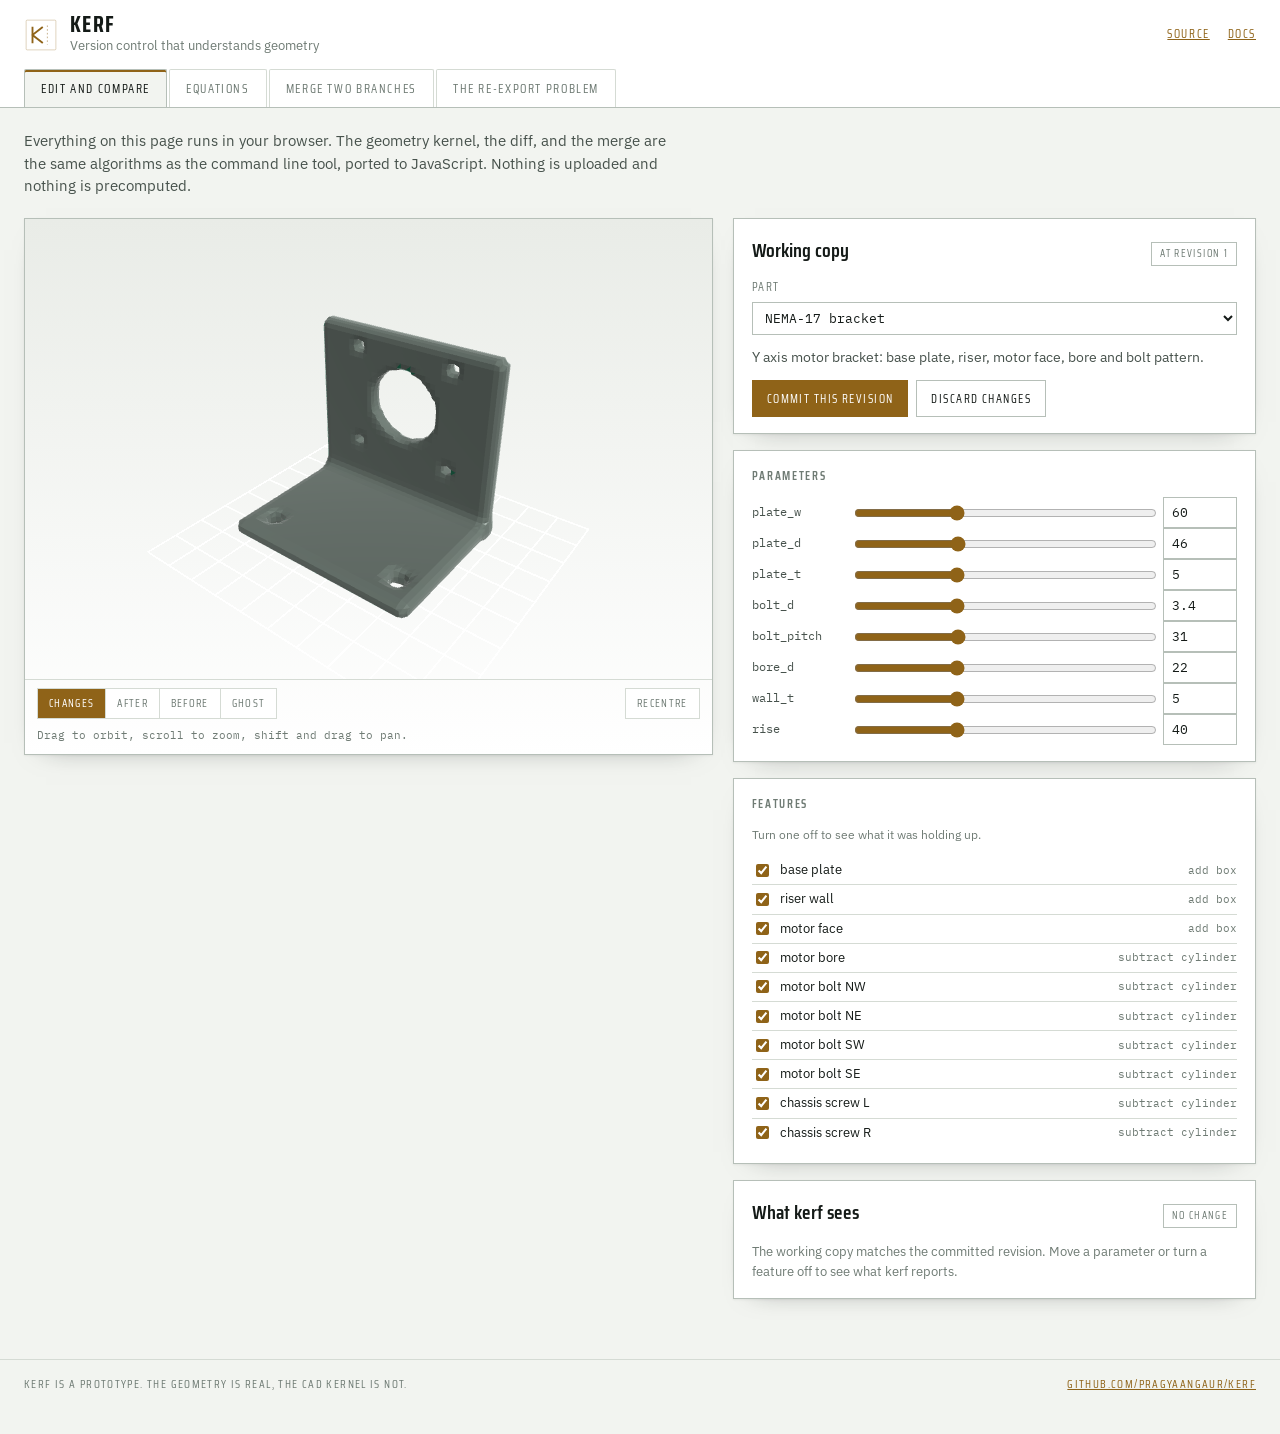
<file: index.html>
<!doctype html>
<html lang="en">
<head>
<meta charset="utf-8">
<meta name="viewport" content="width=device-width, initial-scale=1">
<title>Kerf</title>
<meta name="description" content="Version control that understands geometry.">
<link rel="canonical" href="https://pragyaangaur.github.io/Kerf/web/">
<meta http-equiv="refresh" content="0; url=web/">
<style>
  body {
    margin: 0; min-height: 100vh; display: grid; place-items: center;
    background: #f2f4f0; color: #141a17;
    font-family: "IBM Plex Sans", system-ui, -apple-system, sans-serif;
  }
  @media (prefers-color-scheme: dark) { body { background: #101311; color: #e8ede9; } }
  a { color: #8f6318; }
  @media (prefers-color-scheme: dark) { a { color: #d7a94f; } }
  p { text-align: center; padding: 24px; }
</style>
</head>
<body>
<p>Opening the <a href="web/">Kerf playground</a>.</p>
<script>window.location.replace('web/');</script>
</body>
</html>
</file>
<file: web/styles.css>
/* Kerf playground.
   The palette is graphite with a brass accent, and the semantic colours for
   added and removed material are kept separate from the accent so they never
   compete for the same meaning. */

:root {
  --ground: #f2f4f0;
  --surface: #ffffff;
  --surface-2: #e9ece7;
  --ink: #141a17;
  --ink-2: #47524c;
  --muted: #6f7b74;
  --rule: #d5dbd4;
  --rule-strong: #b6bfb8;
  --accent: #8f6318;
  --accent-soft: #f0e2c6;
  --added: #1c7f59;
  --added-soft: #d9ece3;
  --removed: #b73f2f;
  --removed-soft: #f3ded9;
  --display: "Saira Condensed", "Arial Narrow", sans-serif;
  --body: "IBM Plex Sans", system-ui, -apple-system, sans-serif;
  --mono: "IBM Plex Mono", ui-monospace, "SF Mono", Menlo, monospace;
  --shadow: 0 1px 2px rgba(20, 26, 23, .06), 0 10px 28px -22px rgba(20, 26, 23, .55);
}

@media (prefers-color-scheme: dark) {
  :root {
    --ground: #101311;
    --surface: #181c19;
    --surface-2: #1f2521;
    --ink: #e8ede9;
    --ink-2: #b3bdb6;
    --muted: #8b968e;
    --rule: #2b332d;
    --rule-strong: #3c453e;
    --accent: #d7a94f;
    --accent-soft: #362c17;
    --added: #45bd8c;
    --added-soft: #17342a;
    --removed: #e0705a;
    --removed-soft: #3a221d;
    --shadow: 0 1px 2px rgba(0, 0, 0, .5), 0 14px 34px -26px rgba(0, 0, 0, .9);
  }
}

* { box-sizing: border-box; }

body {
  margin: 0;
  background: var(--ground);
  color: var(--ink);
  font-family: var(--body);
  font-size: 15px;
  line-height: 1.55;
  -webkit-font-smoothing: antialiased;
}

h1, h2, h3 { font-family: var(--display); margin: 0; text-wrap: balance; }
h2 { font-size: 20px; font-weight: 600; }
h3 {
  font-size: 12px; font-weight: 600; text-transform: uppercase;
  letter-spacing: .14em; color: var(--muted);
}
p { margin: 0; }
a { color: var(--accent); }
.mono { font-family: var(--mono); font-variant-numeric: tabular-nums; }

/* masthead ---------------------------------------------------------- */
.masthead {
  border-bottom: 1px solid var(--rule-strong);
  background: var(--surface);
  position: sticky;
  top: 0;
  z-index: 10;
}
.masthead-inner {
  max-width: 1320px; margin: 0 auto; padding: 14px 24px;
  display: flex; align-items: center; justify-content: space-between; gap: 20px;
}
.brand { display: flex; align-items: center; gap: 12px; }
.brand-mark { color: var(--accent); flex: none; }
.brand-name {
  font-family: var(--display); font-size: 22px; font-weight: 700;
  text-transform: uppercase; letter-spacing: .06em; line-height: 1;
}
.brand-line { font-size: 12.5px; color: var(--muted); }
.masthead-links {
  display: flex; gap: 18px; font-family: var(--display); font-size: 12px;
  text-transform: uppercase; letter-spacing: .13em;
}
.tabs {
  max-width: 1320px; margin: 0 auto; padding: 0 24px;
  display: flex; gap: 2px; flex-wrap: wrap;
}
.tabs button {
  font-family: var(--display); font-size: 12.5px; text-transform: uppercase;
  letter-spacing: .13em; padding: 9px 16px; border: 1px solid var(--rule);
  border-bottom: 0; background: transparent; color: var(--muted);
  cursor: pointer; border-radius: 2px 2px 0 0;
}
.tabs button[aria-selected="true"] {
  background: var(--ground); color: var(--ink); border-color: var(--rule-strong);
  box-shadow: inset 0 2px 0 var(--accent);
}

/* layout ------------------------------------------------------------ */
main { max-width: 1320px; margin: 0 auto; padding: 22px 24px 60px; }
.intro { color: var(--ink-2); max-width: 72ch; margin-bottom: 20px; font-size: 14.5px; }
.panel {
  display: grid; grid-template-columns: minmax(0, 1.25fr) minmax(340px, 0.95fr);
  gap: 20px; align-items: start;
}
@media (max-width: 1000px) { .panel { grid-template-columns: 1fr; } }
/* A display value on the class outranks the hidden attribute, so say it here. */
.panel[hidden] { display: none; }

.stage {
  background: linear-gradient(180deg, var(--surface-2), var(--surface));
  border: 1px solid var(--rule-strong); box-shadow: var(--shadow);
  display: flex; flex-direction: column; position: sticky; top: 118px;
}
@media (max-width: 1000px) { .stage { position: static; } }
.viewer-slot { flex: 1; min-height: 460px; display: flex; }
.viewer-slot canvas {
  flex: 1; width: 100%; min-height: 460px; display: block;
  cursor: grab; touch-action: none;
}
.viewer-slot canvas.grabbing { cursor: grabbing; }
.stage-bar {
  display: flex; justify-content: space-between; align-items: center; gap: 10px;
  padding: 8px 12px; border-top: 1px solid var(--rule); flex-wrap: wrap;
}
.modes { display: flex; gap: 1px; background: var(--rule); border: 1px solid var(--rule); }
.modes button, .ghost-btn {
  font-family: var(--display); font-size: 11px; text-transform: uppercase;
  letter-spacing: .12em; padding: 6px 11px; border: 0;
  background: var(--surface); color: var(--muted); cursor: pointer;
}
.modes button[aria-pressed="true"] { background: var(--accent); color: var(--surface); }
@media (prefers-color-scheme: dark) {
  .modes button[aria-pressed="true"] { color: #14170f; }
}
.ghost-btn { border: 1px solid var(--rule); }
.modes button:hover, .ghost-btn:hover { color: var(--ink); }
.hint { font-family: var(--mono); font-size: 11px; color: var(--muted); padding: 0 12px 10px; }

.side { display: flex; flex-direction: column; gap: 16px; min-width: 0; }
.block {
  background: var(--surface); border: 1px solid var(--rule-strong);
  padding: 16px 18px; display: flex; flex-direction: column; gap: 12px;
  box-shadow: var(--shadow);
}
.block-head { display: flex; align-items: baseline; justify-content: space-between; gap: 12px; }
.badge {
  font-family: var(--display); font-size: 10.5px; text-transform: uppercase;
  letter-spacing: .13em; padding: 3px 8px; border: 1px solid var(--rule-strong);
  color: var(--muted); white-space: nowrap;
}
.badge.is-changed { color: var(--accent); border-color: var(--accent); background: var(--accent-soft); }
.badge.is-clean { color: var(--added); border-color: var(--added); background: var(--added-soft); }
.badge.is-conflict { color: var(--removed); border-color: var(--removed); background: var(--removed-soft); }
.summary { font-size: 13.5px; color: var(--ink-2); }
.note-line { font-size: 12px; color: var(--muted); }

/* form pieces -------------------------------------------------------- */
.field { display: flex; flex-direction: column; gap: 5px; font-size: 12px; color: var(--muted); }
.field span { font-family: var(--display); text-transform: uppercase; letter-spacing: .13em; }
select, input[type="number"] {
  font-family: var(--mono); font-size: 13px; padding: 6px 8px;
  border: 1px solid var(--rule-strong); background: var(--surface); color: var(--ink);
}
.check { display: flex; align-items: center; gap: 8px; font-size: 13px; color: var(--ink-2); }
.actions { display: flex; gap: 8px; flex-wrap: wrap; }
.actions button {
  font-family: var(--display); font-size: 12px; text-transform: uppercase;
  letter-spacing: .12em; padding: 8px 14px; border: 1px solid var(--rule-strong);
  background: var(--surface); color: var(--ink); cursor: pointer;
}
.actions button.primary { background: var(--accent); border-color: var(--accent); color: var(--surface); }
@media (prefers-color-scheme: dark) {
  .actions button.primary { color: #14170f; }
}
.actions button:disabled { opacity: .45; cursor: default; }
button:focus-visible, select:focus-visible, input:focus-visible, a:focus-visible {
  outline: 2px solid var(--accent); outline-offset: 2px;
}

.control { display: grid; grid-template-columns: 92px 1fr 74px; gap: 8px; align-items: center; }
.control-label { font-family: var(--mono); font-size: 12px; color: var(--ink-2); overflow-wrap: anywhere; }
.control-range { width: 100%; accent-color: var(--accent); }
.control-number { width: 100%; }
.control-expression { grid-column: 2 / span 2; font-size: 12px; color: var(--muted); }

.feature-row {
  display: grid; grid-template-columns: auto 1fr auto; gap: 8px;
  align-items: center; padding: 4px 0; border-bottom: 1px solid var(--rule);
}
.feature-row:last-child { border-bottom: 0; }
.feature-row.is-off .feature-label { color: var(--muted); text-decoration: line-through; }
.feature-label { font-size: 13px; }
.feature-kind { font-size: 11px; color: var(--muted); }
input[type="checkbox"] { accent-color: var(--accent); }

/* equations ---------------------------------------------------------- */
.equation-row {
  display: grid; grid-template-columns: 96px 1fr 62px; gap: 8px 10px;
  align-items: center; padding: 6px 0; border-bottom: 1px solid var(--rule);
}
.equation-row:last-child { border-bottom: 0; }
.equation-name { font-size: 12.5px; color: var(--ink-2); overflow-wrap: anywhere; }
.equation-input {
  font-family: var(--mono); font-size: 12.5px; padding: 5px 7px; width: 100%;
  border: 1px solid var(--rule-strong); background: var(--surface); color: var(--ink);
}
.equation-input.is-broken { border-color: var(--removed); color: var(--removed); }
.equation-value { font-size: 12.5px; color: var(--muted); text-align: right; }
.equation-drives {
  grid-column: 2 / span 2; font-size: 11.5px; color: var(--muted); margin-top: -2px;
}
.issue {
  display: flex; gap: 8px; flex-wrap: wrap; padding: 7px 10px; margin-top: 6px;
  border-left: 3px solid var(--removed); background: var(--removed-soft);
}
.issue-warning { border-left-color: var(--accent); background: var(--accent-soft); }
.issue-where { font-size: 12px; color: var(--ink); }
.issue-message { font-size: 12.5px; color: var(--ink-2); }
.ok-note { font-size: 12.5px; color: var(--added); }

.sweep-controls { display: flex; flex-wrap: wrap; gap: 8px; align-items: flex-end; }
.sweep-controls .field { flex: 1 1 104px; min-width: 0; }
.sweep-controls button {
  flex: 0 0 auto; padding: 7px 16px; font-family: var(--display); font-size: 12px;
  text-transform: uppercase; letter-spacing: .12em; border: 1px solid var(--accent);
  background: var(--accent); color: var(--surface); cursor: pointer;
}
@media (prefers-color-scheme: dark) { .sweep-controls button { color: #14170f; } }
#sweep-chart { overflow-x: auto; }
.chart { width: 100%; height: auto; display: block; }
.chart-axis { stroke: var(--rule-strong); stroke-width: 1; }
.chart-bar { fill: var(--muted); opacity: .75; }
.chart-bar.is-warn { fill: var(--accent); opacity: .9; }
.chart-bar.is-fail { fill: var(--removed); opacity: .55; }
.chart-fail-mark { fill: var(--removed); font-size: 13px; font-family: var(--mono); }
.chart-label { fill: var(--muted); font-size: 10px; font-family: var(--mono); }
.chart-hit { fill: transparent; cursor: crosshair; }
.chart-hit:hover ~ .chart-bar, .chart-hit:focus { outline: none; }
.sweep-note { font-size: 12.5px; color: var(--muted); }
.sweep-note.is-good { color: var(--added); }
.sweep-note.is-warn { color: var(--accent); }
.sweep-note.is-bad { color: var(--removed); }

/* diff readout ------------------------------------------------------- */
.block-diff { gap: 14px; }
#diff-body, #merge-body, #reexport-body {
  display: flex; flex-direction: column; gap: 18px;
}
.readout { display: flex; flex-direction: column; gap: 6px; }
.readout h3 { margin-bottom: 2px; }
.line { display: flex; gap: 8px; align-items: baseline; font-size: 13px; flex-wrap: wrap; }
.line .key { font-family: var(--mono); color: var(--ink); }
.line .change { font-family: var(--mono); color: var(--ink-2); }
.chip { font-family: var(--mono); font-size: 11px; padding: 1px 6px; border-radius: 2px; }
.chip-up { background: var(--added-soft); color: var(--added); }
.chip-down { background: var(--removed-soft); color: var(--removed); }
.chip-new { background: var(--added-soft); color: var(--added); }
.chip-gone { background: var(--removed-soft); color: var(--removed); }
.impact { font-size: 11.5px; color: var(--muted); padding-left: 2px; }
.feat {
  display: grid; grid-template-columns: 3px 1fr; gap: 10px;
  padding: 7px 0; border-bottom: 1px solid var(--rule);
}
.feat:last-child { border-bottom: 0; }
.feat-mark { background: var(--rule-strong); border-radius: 2px; }
.feat-added .feat-mark { background: var(--added); }
.feat-removed .feat-mark { background: var(--removed); }
.feat-modified .feat-mark { background: var(--accent); }
.feat-name { font-weight: 600; font-size: 13.5px; }
.feat-status {
  font-family: var(--display); font-size: 10px; text-transform: uppercase;
  letter-spacing: .13em; color: var(--muted); margin-left: 6px;
}
.feat-added .feat-status { color: var(--added); }
.feat-removed .feat-status { color: var(--removed); }
.feat-modified .feat-status { color: var(--accent); }
.feat-fields { font-family: var(--mono); font-size: 12px; color: var(--ink-2); }

.vbar { display: flex; height: 10px; background: var(--surface-2); border: 1px solid var(--rule); overflow: hidden; }
.vbar span { display: block; height: 100%; }
.vbar-kept { background: var(--muted); opacity: .55; }
.vbar-add { background: var(--added); }
.vbar-rem { background: var(--removed); }
.vbar-key { font-size: 12px; color: var(--muted); display: flex; flex-wrap: wrap; gap: 4px 14px; }
.dot { display: inline-block; width: 8px; height: 8px; border-radius: 50%; margin-right: 5px; }
.dot-kept { background: var(--muted); opacity: .55; }
.dot-added { background: var(--added); }
.dot-removed { background: var(--removed); }

table.readout-table { width: 100%; border-collapse: collapse; font-size: 12.5px; }
.readout-table th {
  text-align: left; font-weight: 500; color: var(--ink-2); padding: 5px 10px 5px 0;
  border-bottom: 1px solid var(--rule); white-space: nowrap;
}
.readout-table td {
  text-align: right; padding: 5px 0 5px 10px; border-bottom: 1px solid var(--rule);
  font-family: var(--mono); white-space: nowrap;
}
.readout-table tr:last-child th, .readout-table tr:last-child td { border-bottom: 0; }

.verdict { border-left: 3px solid var(--rule-strong); padding: 8px 0 8px 12px; display: flex; flex-direction: column; gap: 3px; }
.verdict-git { border-color: var(--removed); }
.verdict-kerf { border-color: var(--added); }
.verdict h4 { margin: 0; font-family: var(--display); font-size: 12px; text-transform: uppercase; letter-spacing: .13em; }
.verdict p { font-size: 13px; color: var(--ink-2); }
.verdict .figure { font-family: var(--mono); font-size: 18px; }

.conflict {
  border-left: 3px solid var(--removed); background: var(--removed-soft);
  padding: 10px 12px; display: flex; flex-direction: column; gap: 3px;
}
.conflict-key { font-family: var(--mono); font-size: 12px; color: var(--removed); }
.conflict-detail { font-size: 13px; color: var(--ink); }
.note-item { font-size: 12.5px; color: var(--ink-2); }
.note-item::before { content: "· "; color: var(--muted); }
.empty-note { font-size: 13px; color: var(--muted); }
.fineprint { font-size: 11.5px; color: var(--muted); }

.page-foot {
  max-width: 1320px; margin: 0 auto; padding: 16px 24px 40px;
  border-top: 1px solid var(--rule); display: flex; justify-content: space-between;
  gap: 16px; flex-wrap: wrap; font-size: 11.5px; color: var(--muted);
  font-family: var(--display); text-transform: uppercase; letter-spacing: .12em;
}
.noscript { padding: 24px; color: var(--removed); }

@media (prefers-reduced-motion: reduce) {
  * { animation: none !important; transition: none !important; }
}
</file>
